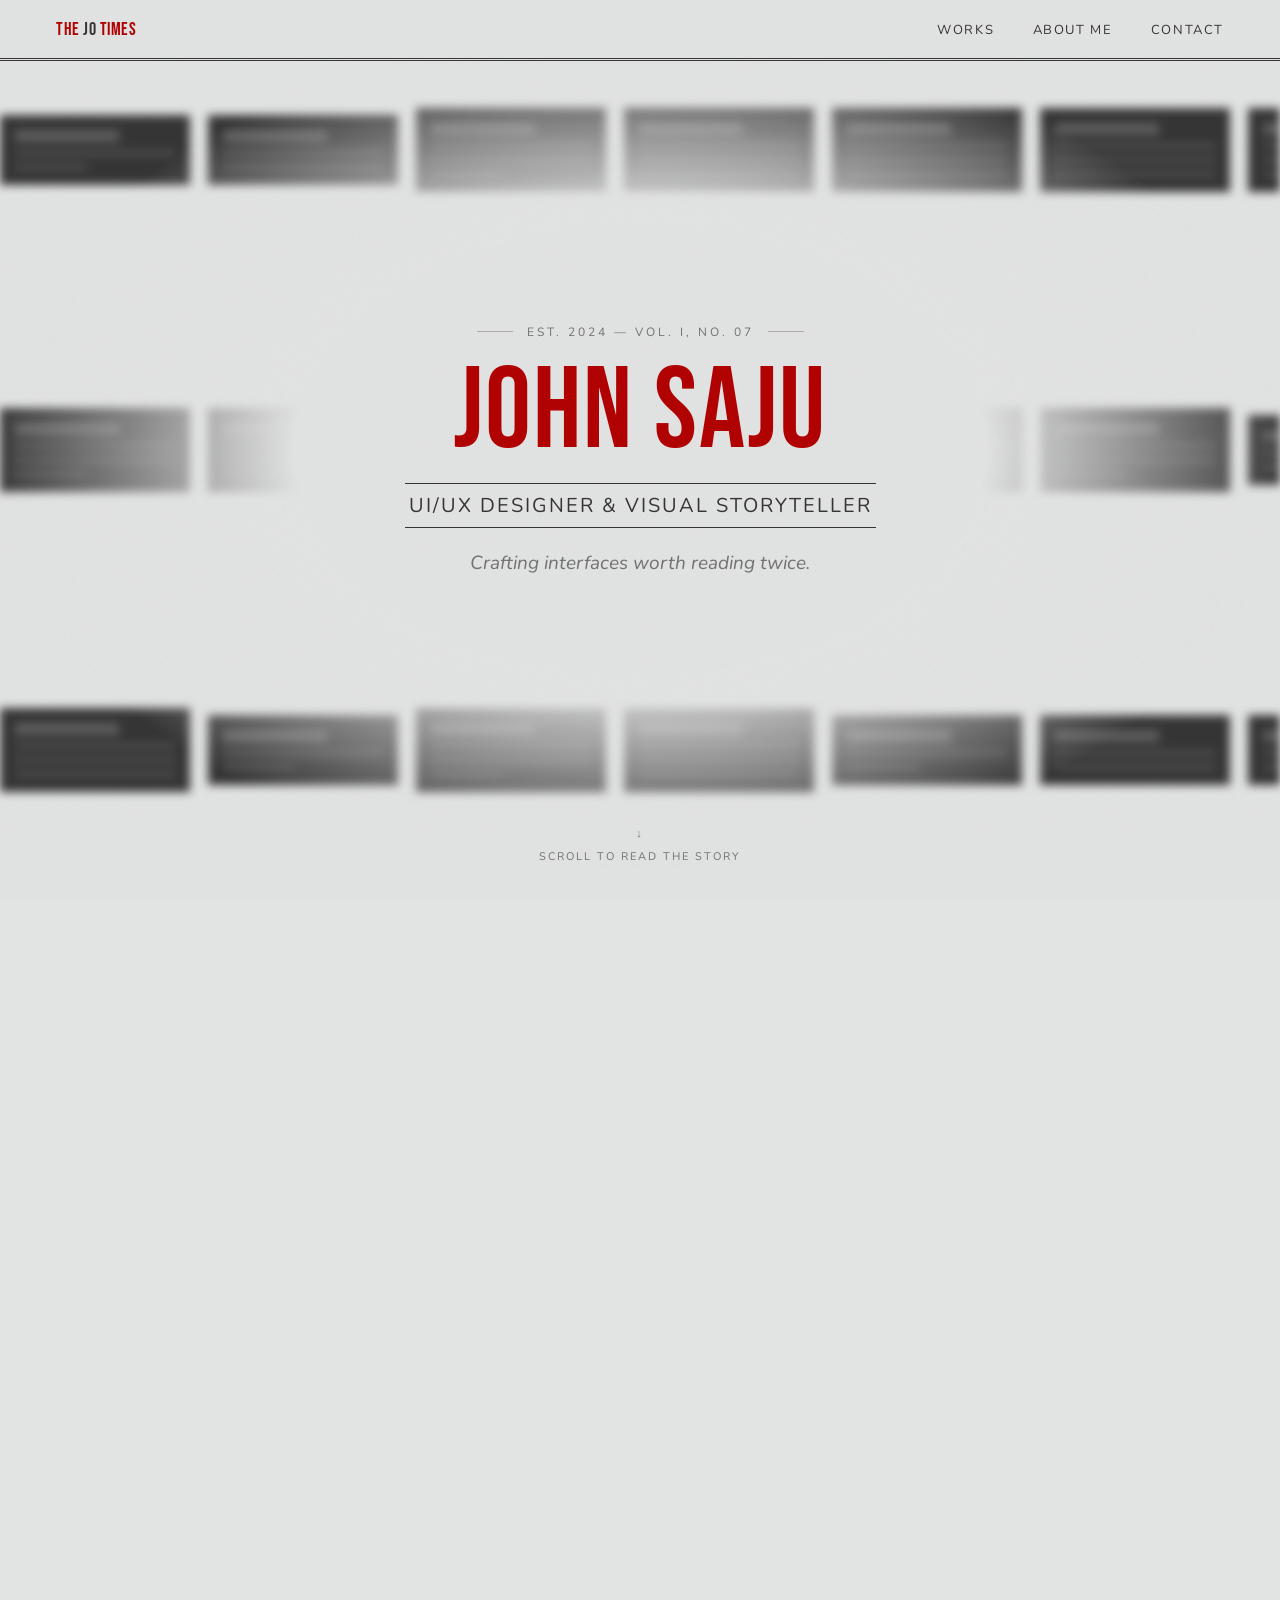
<file: index.html>
<!DOCTYPE html>
<html lang="en">
<head>
<meta charset="UTF-8">
<meta name="viewport" content="width=device-width, initial-scale=1.0">
<title>The Design Times — UI/UX Portfolio</title>
<link rel="preconnect" href="https://fonts.googleapis.com">
<link rel="preconnect" href="https://fonts.gstatic.com" crossorigin>
<link href="https://fonts.googleapis.com/css2?family=Bebas+Neue&family=Nunito:wght@400&display=swap" rel="stylesheet">

<link rel="stylesheet" href="styles.css">
</head>
<body>

<div class="grain-overlay"></div>

<nav class="masthead-nav" id="masthead-nav">
  <div class="nav-mark" id="nav-mark">THE <span>DESIGN</span> TIMES</div>
  <ul class="nav-links">
    <li><a href="#" data-target="works">Works</a></li>
    <li><a href="#" data-target="about">About Me</a></li>
    <li><a href="#" data-target="contact">Contact</a></li>
  </ul>
</nav>

<!-- scroll length only; the visible content lives in .stage below -->
<div class="stage-spacer" id="stage-spacer"></div>

<div class="stage" id="stage">

  <header class="screen" id="screen-hero" data-i="0">
    <div class="hero-marquee" aria-hidden="true">
      <div class="marquee-row dir-left"><div class="marquee-track" id="marquee-row-1" style="animation-duration:38s;"></div></div>
      <div class="marquee-row dir-right"><div class="marquee-track" id="marquee-row-2" style="animation-duration:52s;"></div></div>
      <div class="marquee-row dir-left"><div class="marquee-track" id="marquee-row-3" style="animation-duration:33s;"></div></div>
    </div>
    <div class="hero-scrim" aria-hidden="true"></div>
    <div class="hero-content" id="hero-content">
      <div class="hero-kicker" id="hero-kicker">Est. 2024 — Vol. I</div>
      <h1 class="hero-title" id="hero-title">Name</h1>
      <div class="hero-role" id="hero-role">Role</div>
      <p class="hero-tagline" id="hero-tagline">Tagline</p>
    </div>
    <div class="scroll-cue" id="scroll-cue"><span>&#8595;</span>Scroll to read the story</div>
  </header>

  <section class="screen" id="screen-award" data-i="1">
    <div class="award-card article-card">
      <div class="award-ribbon" id="award-ribbon">Award</div>
      <div class="award-content">
        <div class="award-eyebrow" id="award-eyebrow">Breaking — Design News</div>
        <h2 class="award-headline" id="award-headline">Headline</h2>
        <div class="award-columns" id="award-columns"><!-- filled by JS --></div>
        <div class="award-more">
          <button class="read-more-btn" id="award-read-more">Read the Article</button>
        </div>
      </div>
      <figure class="award-image">
        <div class="award-image-frame">
          <img id="award-photo-img" alt="" style="display:none;">
          <div class="award-image-placeholder" id="award-photo-placeholder"></div>
        </div>
        <figcaption id="award-photo-caption"></figcaption>
      </figure>
    </div>
  </section>

  <main style="display:contents;">
    <section class="screen" id="screen-works" data-i="2">
      <div class="screen-inner">
        <div class="works-card article-card">
          <div class="works-content">
            <div class="award-eyebrow" id="works-eyebrow">Works</div>
            <h2 class="works-headline" id="works-headline">The Young Man's Best Works</h2>
            <p class="works-blurb" id="works-blurb"><!-- filled by JS --></p>
            <div class="works-more">
              <a class="read-more-btn" id="works-read-more" href="works.html">Read More</a>
            </div>
          </div>
          <figure class="works-image">
            <div class="works-image-frame">
              <img id="works-photo-img" alt="" style="display:none;">
              <div class="works-image-placeholder" id="works-photo-placeholder"></div>
            </div>
            <figcaption id="works-photo-caption"></figcaption>
          </figure>
        </div>
      </div>
    </section>

    <section class="screen" id="screen-about" data-i="3">
      <div class="screen-inner">
        <div class="article-card">
          <div class="section-eyebrow">Profile</div>
          <div class="section-title">About &amp; Expertise</div>
          <div class="section-rule"></div>
          <div class="skills-panel-inner">
            <div class="about-col">
              <div class="about-text" id="about-col"><!-- filled by JS --></div>
              <figure class="about-photo">
                <div class="about-photo-frame">
                  <img id="about-photo-img" alt="" style="display:none;">
                  <div class="about-photo-placeholder" id="about-photo-placeholder"></div>
                </div>
                <figcaption id="about-photo-caption"></figcaption>
              </figure>
            </div>
            <div class="skills-col" id="skills-col"><!-- filled by JS --></div>
          </div>
        </div>
      </div>
    </section>

    <section class="screen" id="screen-tools" data-i="4">
      <div class="screen-inner">
        <div class="article-card">
          <div class="section-eyebrow">Toolkit</div>
          <div class="section-title">Tools I Use</div>
          <div class="section-rule"></div>
          <div class="tools-grid" id="tools-grid"><!-- filled by JS --></div>
        </div>
      </div>
    </section>
  </main>

  <footer class="screen" id="screen-contact" data-i="5">
    <div class="screen-inner">
      <div class="article-card contact-card">
        <div class="contact-mark" id="contact-mark">The Design Times</div>
        <p class="contact-lede" id="contact-lede">Get in touch</p>
        <div class="contact-methods" id="contact-methods"><!-- filled by JS --></div>
        <div class="contact-socials" id="contact-socials"><!-- filled by JS --></div>
        <div class="fine-print" id="fine-print">&copy; Design Times</div>
      </div>
    </div>
  </footer>

</div>

<script src="config.js"></script>
<script>
/* ================================================================
   RENDER — builds the DOM from CONFIG (defined in config.js).
   No need to edit below unless you want to change structure/behaviour.
   ================================================================ */
document.getElementById('nav-mark').innerHTML = `THE <span>${CONFIG.maskheadShort}</span> TIMES`;
document.getElementById('hero-kicker').textContent = CONFIG.issueLine;
document.getElementById('hero-title').textContent = CONFIG.name;
document.getElementById('hero-role').textContent = CONFIG.role;
document.getElementById('hero-tagline').textContent = CONFIG.tagline;

// --- marquee background (blurred, decorative, behind hero text) ---
// Builds a strip of "article" placeholder cards for one row, then
// duplicates the strip once — that's what makes the infinite scroll
// loop seamlessly (translateX(-50%) lines up exactly with the start).
function buildMarqueeCard(){
  const lineCount = 2 + Math.floor(Math.random()*2);
  let inner = '<span class="mc-headline"></span>';
  for(let i=0;i<lineCount;i++){
    const short = (i === lineCount-1 && Math.random()>0.5) ? ' short' : '';
    inner += `<span class="mc-line${short}"></span>`;
  }
  return `<div class="marquee-card">${inner}</div>`;
}
function initHeroMarquee(){
  document.querySelectorAll('.marquee-track').forEach(track=>{
    let strip = '';
    for(let i=0;i<8;i++) strip += buildMarqueeCard();
    track.innerHTML = strip + strip; // duplicate for the seamless loop
  });
}
initHeroMarquee();

// --- award card ---
const A = CONFIG.award;
document.getElementById('award-ribbon').textContent = A.ribbon;
document.getElementById('award-eyebrow').textContent = A.eyebrow;
document.getElementById('award-headline').textContent = A.headline;
const awardCols = document.getElementById('award-columns');
awardCols.innerHTML = `
  <p><span class="award-dateline">${A.dateline}</span> ${A.excerpt}</p>
  <p class="no-cap">${A.excerpt2}</p>
`;
const readMoreBtn = document.getElementById('award-read-more');
let awardExpanded = false;
readMoreBtn.addEventListener('click', ()=>{
  awardExpanded = !awardExpanded;
  if(awardExpanded){
    const extra = document.createElement('div');
    extra.id = 'award-extra';
    extra.style.marginTop = '16px';
    extra.style.fontFamily = "var(--font-light)";
    extra.style.fontSize = '14px';
    extra.style.lineHeight = '1.6';
    extra.style.maxHeight = '30vh';
    extra.style.overflowY = 'auto';
    extra.innerHTML = A.fullText.map(p=>`<p style="margin-bottom:12px;">${p}</p>`).join('');
    document.querySelector('.award-content').insertBefore(extra, document.querySelector('.award-more'));
    readMoreBtn.textContent = 'Show Less';
  } else {
    const extra = document.getElementById('award-extra');
    if(extra) extra.remove();
    readMoreBtn.textContent = 'Read the Article';
  }
});

// --- award photo (uses a real photo if award.photo.url is set, otherwise a drawn placeholder) ---
const awardPhotoImg = document.getElementById('award-photo-img');
const awardPhotoPlaceholder = document.getElementById('award-photo-placeholder');
document.getElementById('award-photo-caption').textContent = A.photo.caption;
if(A.photo.url){
  awardPhotoImg.src = A.photo.url;
  awardPhotoImg.style.display = 'block';
  awardPhotoPlaceholder.style.display = 'none';
} else {
  awardPhotoPlaceholder.innerHTML = `
    <svg viewBox="0 0 100 125" xmlns="http://www.w3.org/2000/svg" style="width:100%;height:100%;">
      <rect width="100" height="125" fill="var(--muted)"/>
      <circle cx="50" cy="40" r="18" fill="none" stroke="var(--ink)" stroke-width="4" opacity="0.85"/>
      <path d="M40 56 L30 92 L50 82 L70 92 L60 56" fill="var(--ink)" opacity="0.85"/>
    </svg>`;
}

// --- works card (article layout; "Read More" links to works.html) ---
const W = CONFIG.works;
document.getElementById('works-eyebrow').textContent = W.eyebrow;
document.getElementById('works-headline').textContent = W.headline;
document.getElementById('works-blurb').textContent = W.blurb;

// --- works photo (uses a real photo if works.photo.url is set, otherwise a drawn placeholder) ---
const worksPhotoImg = document.getElementById('works-photo-img');
const worksPhotoPlaceholder = document.getElementById('works-photo-placeholder');
document.getElementById('works-photo-caption').textContent = W.photo.caption;
if(W.photo.url){
  worksPhotoImg.src = W.photo.url;
  worksPhotoImg.style.display = 'block';
  worksPhotoPlaceholder.style.display = 'none';
} else {
  worksPhotoPlaceholder.innerHTML = `
    <svg viewBox="0 0 100 125" xmlns="http://www.w3.org/2000/svg" style="width:100%;height:100%;">
      <rect width="100" height="125" fill="var(--muted)"/>
      <rect x="20" y="30" width="60" height="45" fill="none" stroke="var(--ink)" stroke-width="4" opacity="0.85"/>
      <circle cx="35" cy="45" r="6" fill="var(--ink)" opacity="0.85"/>
      <path d="M20 70 L42 52 L58 66 L80 46 L80 75 L20 75 Z" fill="var(--ink)" opacity="0.85"/>
    </svg>`;
}

// --- about + skills ---
document.getElementById('about-col').innerHTML = CONFIG.about.map(p=>`<p>${p}</p>`).join('');

// --- about photo (uses a real photo if aboutPhoto.url is set, otherwise a drawn placeholder) ---
const photoImg = document.getElementById('about-photo-img');
const photoPlaceholder = document.getElementById('about-photo-placeholder');
document.getElementById('about-photo-caption').textContent = CONFIG.aboutPhoto.caption;
if(CONFIG.aboutPhoto.url){
  photoImg.src = CONFIG.aboutPhoto.url;
  photoImg.style.display = 'block';
  photoPlaceholder.style.display = 'none';
} else {
  photoPlaceholder.innerHTML = `
    <svg viewBox="0 0 100 125" xmlns="http://www.w3.org/2000/svg" style="width:100%;height:100%;">
      <rect width="100" height="125" fill="var(--muted)"/>
      <circle cx="50" cy="46" r="22" fill="var(--ink)" opacity="0.85"/>
      <path d="M10 125 C10 90 30 76 50 76 C70 76 90 90 90 125 Z" fill="var(--ink)" opacity="0.85"/>
    </svg>`;
}
document.getElementById('skills-col').innerHTML = CONFIG.skills.map(g=>`
  <div class="skill-group">
    <h4>${g.name}</h4>
    <ul class="skill-items">${g.items.map(i=>`<li>${i}</li>`).join('')}</ul>
  </div>
`).join('');

// --- tools (monochrome icons — a geometric mark for Figma, Adobe-style
// two-letter monogram badges for the Adobe apps, all in the ink color) ---
function toolIcon(logo){
  if(logo === 'figma'){
    return `<svg viewBox="0 0 16 24" style="width:32px;height:48px;">
      <path d="M0,8 L0,4 A4,4 0 0 1 8,4 L8,8 Z"/>
      <rect x="0" y="8" width="8" height="8"/>
      <path d="M0,16 L8,16 L8,20 A4,4 0 0 1 0,20 Z"/>
      <circle cx="12" cy="12" r="4"/>
      <circle cx="12" cy="20" r="4"/>
    </svg>`;
  }
  const monograms = { photoshop:'Ps', premiere:'Pr', aftereffects:'Ae' };
  return `<div class="tool-monogram">${monograms[logo] || '?'}</div>`;
}
document.getElementById('tools-grid').innerHTML = CONFIG.tools.map(t=>`
  <div class="tool-card">
    <div class="tool-icon">${toolIcon(t.logo)}</div>
    <div class="tool-name">${t.name}</div>
  </div>
`).join('');

// --- contact / footer ---
const C = CONFIG.contact;
document.getElementById('contact-mark').textContent = CONFIG.maskheadShort ? `The ${CONFIG.maskheadShort} Times` : 'Get in Touch';
document.getElementById('contact-lede').textContent = C.lede;
document.getElementById('contact-methods').innerHTML = `
  <a href="mailto:${C.email}">${C.email}</a>
  ${C.phone ? `<span>${C.phone}</span>` : ''}
  <span>${C.location}</span>
`;
document.getElementById('contact-socials').innerHTML = C.socials.map(s=>`<a href="${s.url}">${s.label}</a>`).join('');
document.getElementById('fine-print').textContent = C.finePrint;

/* ================================================================
   CARD-STACK SCROLL ENGINE
   Screens are numbered 0..N (hero=0). Screen i (i>=1) glides up
   over screen i-1 as the user scrolls through segment
   [(i-1)*L, i*L] of total scroll, and simply stacks on top of it —
   every screen is fully opaque, so the one underneath is hidden
   just by being physically covered, no fade or blur involved.
   Scrolling back up runs the exact same math in reverse, so each
   screen glides back down off the stack in order.
   ================================================================ */
const stage = document.getElementById('stage');
const spacer = document.getElementById('stage-spacer');
const nav = document.getElementById('masthead-nav');
const scrollCue = document.getElementById('scroll-cue');
const screens = Array.from(document.querySelectorAll('.screen'))
  .sort((a,b)=> +a.dataset.i - +b.dataset.i);

function getStopLen(){
  return parseFloat(getComputedStyle(document.documentElement).getPropertyValue('--stop-vh')) * window.innerHeight;
}

function sizeSpacer(){
  const vh = window.innerHeight;
  const L = getStopLen();
  const transitions = screens.length - 1; // number of "glide in" transitions
  spacer.style.height = (transitions * L + vh) + 'px';
}
window.addEventListener('resize', sizeSpacer);
sizeSpacer();

const panelIndexMap = { works:2, about:3, contact:5 };
document.querySelectorAll('.nav-links a').forEach(link=>{
  link.addEventListener('click', (e)=>{
    e.preventDefault();
    const idx = panelIndexMap[link.dataset.target];
    const L = getStopLen();
    const maxScroll = Math.max(document.documentElement.scrollHeight - window.innerHeight, 0);
    const target = Math.min(idx * L, maxScroll);
    window.scrollTo({ top: target, behavior:'smooth' });
  });
});

function clamp01(v){ return Math.max(0, Math.min(1, v)); }

// Fast at the start, then eases off smoothly into place — no overshoot,
// no bounce, just a clean settle onto the stack.
function easeOutExpo(t){
  if(t <= 0) return 0;
  if(t >= 1) return 1;
  return 1 - Math.pow(2, -8 * t);
}

function updateStage(){
  const vh = window.innerHeight;
  const L = getStopLen();
  const localScroll = window.scrollY;

  screens.forEach((screen, i)=>{
    let p; // own "glide in" progress, 0..1 (raw scroll fraction)
    if(i === 0){
      p = 1; // hero is present from the start
    } else {
      const s = localScroll - (i-1)*L;
      p = clamp01(s / L);
    }
    const eased = easeOutExpo(p); // fast in, smooth settle — see easeOutExpo above
    const translateY = (1 - eased) * 100;
    const scaleEnter = 0.96 + 0.04 * eased; // a touch of pop as it settles into the stack

    screen.style.transform = `translate(-50%,-50%) translateY(${translateY}%) scale(${scaleEnter})`;
    screen.style.opacity = 1; // fully opaque — it simply stacks on top, no fading
    screen.style.zIndex = i + 1;

    // only the screen that has fully arrived (and isn't yet covered by
    // the next one) should be clickable
    let q = 0;
    if(i < screens.length - 1){
      const sNext = localScroll - i*L;
      q = clamp01(sNext / L);
    }
    screen.style.pointerEvents = (p > 0.6 && q < 0.4) ? 'auto' : 'none';
  });

  // hero scroll cue fades as the award screen starts covering it
  const heroQ = screens.length > 1 ? clamp01(localScroll / L) : 0;
  scrollCue.style.opacity = 1 - heroQ;

  nav.classList.toggle('scrolled', window.scrollY > 10);
}

function animate(){
  requestAnimationFrame(animate);
  updateStage();
}
requestAnimationFrame(animate);
</script>
</body>
</html>
</file>
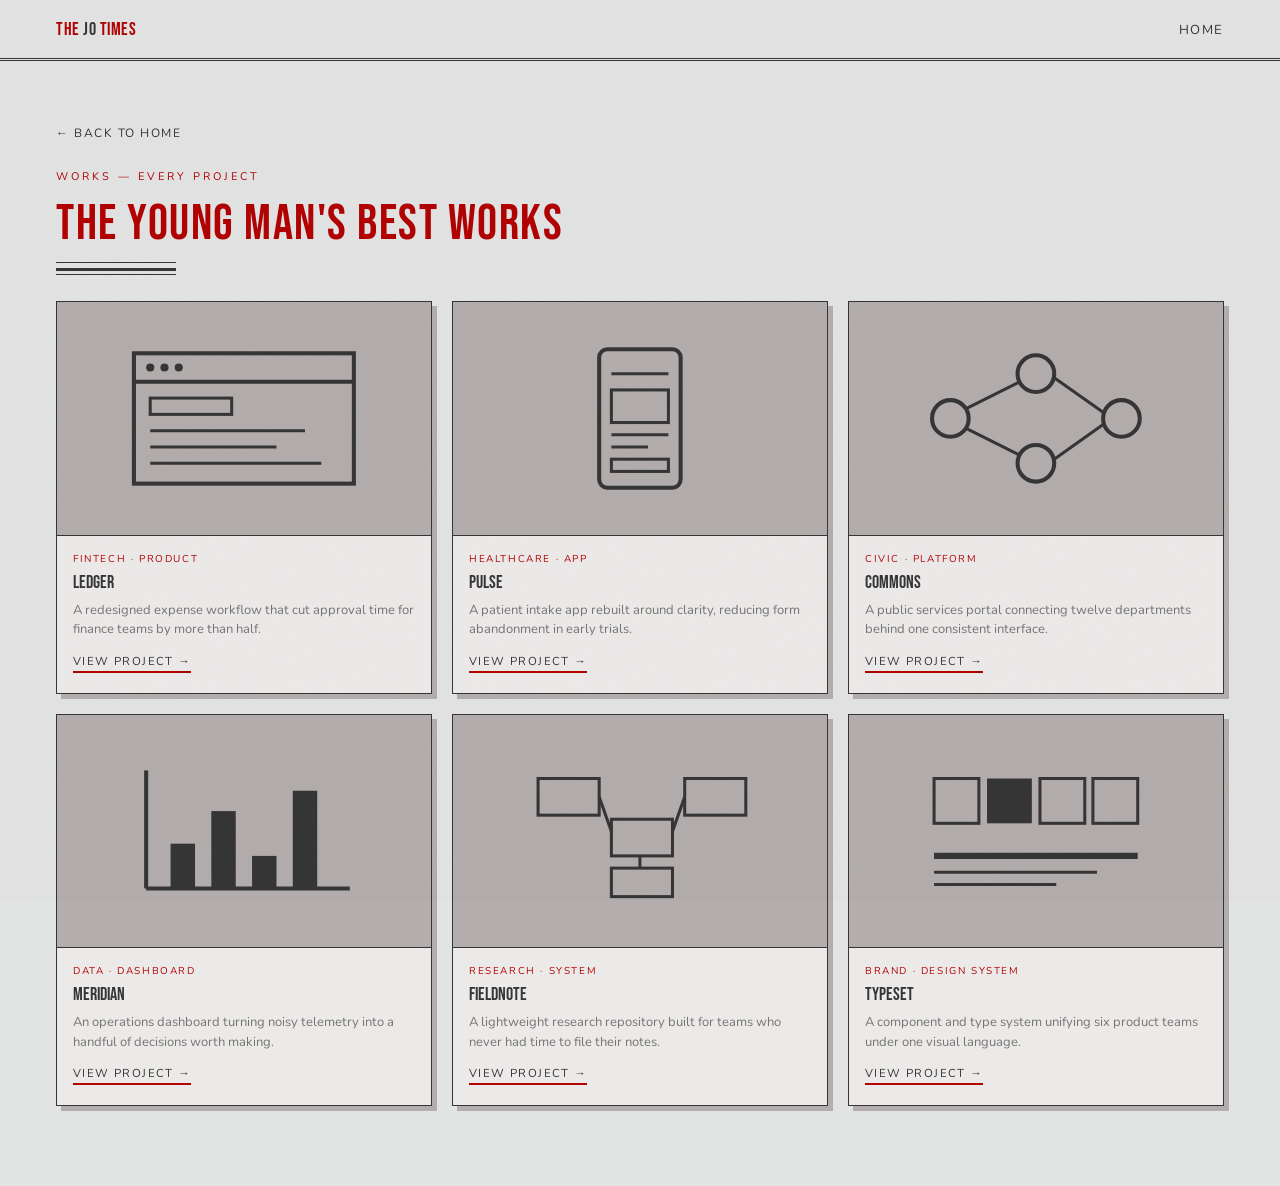
<file: works.html>
<!DOCTYPE html>
<html lang="en">
<head>
<meta charset="UTF-8">
<meta name="viewport" content="width=device-width, initial-scale=1.0">
<title>All Works — The Design Times</title>
<link rel="preconnect" href="https://fonts.googleapis.com">
<link rel="preconnect" href="https://fonts.gstatic.com" crossorigin>
<link href="https://fonts.googleapis.com/css2?family=Bebas+Neue&family=Nunito:wght@400&display=swap" rel="stylesheet">
<link rel="stylesheet" href="styles.css">
</head>
<body>

<div class="grain-overlay"></div>

<nav class="masthead-nav" id="masthead-nav">
  <div class="nav-mark" id="nav-mark">THE <span>DESIGN</span> TIMES</div>
  <ul class="nav-links">
    <li><a href="index.html">Home</a></li>
  </ul>
</nav>

<main class="static-page">
  <div class="static-page-inner">
    <a class="back-link" href="index.html">&larr; Back to Home</a>

    <div class="section-eyebrow">Works — Every Project</div>
    <div class="section-title" id="works-page-title">All Works</div>
    <div class="section-rule"></div>

    <div class="projects-grid" id="projects-grid"><!-- filled by JS --></div>
  </div>
</main>

<script src="config.js"></script>
<script>
document.getElementById('nav-mark').innerHTML = `THE <span>${CONFIG.maskheadShort}</span> TIMES`;
document.getElementById('works-page-title').textContent = CONFIG.works.headline;

// --- project diagrams (simple wireframe-style SVGs using ink/muted) ---
function projectSVG(kind){
  const ink = 'var(--ink)';
  const wrap = (inner)=>`<svg viewBox="0 0 120 80" fill="none" xmlns="http://www.w3.org/2000/svg">${inner}</svg>`;
  switch(kind){
    case 'browser':
      return wrap(`<rect x="6" y="8" width="108" height="64" stroke="${ink}" stroke-width="2"/>
        <line x1="6" y1="22" x2="114" y2="22" stroke="${ink}" stroke-width="2"/>
        <circle cx="14" cy="15" r="2" fill="${ink}"/><circle cx="21" cy="15" r="2" fill="${ink}"/><circle cx="28" cy="15" r="2" fill="${ink}"/>
        <rect x="14" y="30" width="40" height="8" stroke="${ink}" stroke-width="1.5"/>
        <line x1="14" y1="46" x2="90" y2="46" stroke="${ink}" stroke-width="1.5"/>
        <line x1="14" y1="54" x2="76" y2="54" stroke="${ink}" stroke-width="1.5"/>
        <line x1="14" y1="62" x2="98" y2="62" stroke="${ink}" stroke-width="1.5"/>`);
    case 'mobile':
      return wrap(`<rect x="40" y="6" width="40" height="68" rx="4" stroke="${ink}" stroke-width="2"/>
        <line x1="46" y1="18" x2="74" y2="18" stroke="${ink}" stroke-width="1.5"/>
        <rect x="46" y="26" width="28" height="16" stroke="${ink}" stroke-width="1.5"/>
        <line x1="46" y1="48" x2="74" y2="48" stroke="${ink}" stroke-width="1.5"/>
        <line x1="46" y1="54" x2="64" y2="54" stroke="${ink}" stroke-width="1.5"/>
        <rect x="46" y="60" width="28" height="6" stroke="${ink}" stroke-width="1.5"/>`);
    case 'flow':
      return wrap(`<circle cx="18" cy="40" r="9" stroke="${ink}" stroke-width="2"/>
        <circle cx="60" cy="18" r="9" stroke="${ink}" stroke-width="2"/>
        <circle cx="60" cy="62" r="9" stroke="${ink}" stroke-width="2"/>
        <circle cx="102" cy="40" r="9" stroke="${ink}" stroke-width="2"/>
        <line x1="26" y1="35" x2="52" y2="22" stroke="${ink}" stroke-width="1.5"/>
        <line x1="26" y1="45" x2="52" y2="58" stroke="${ink}" stroke-width="1.5"/>
        <line x1="69" y1="20" x2="93" y2="37" stroke="${ink}" stroke-width="1.5"/>
        <line x1="69" y1="60" x2="93" y2="43" stroke="${ink}" stroke-width="1.5"/>`);
    case 'chart':
      return wrap(`<line x1="12" y1="68" x2="112" y2="68" stroke="${ink}" stroke-width="2"/>
        <line x1="12" y1="10" x2="12" y2="68" stroke="${ink}" stroke-width="2"/>
        <rect x="24" y="46" width="12" height="22" fill="${ink}"/>
        <rect x="44" y="30" width="12" height="38" fill="${ink}"/>
        <rect x="64" y="52" width="12" height="16" fill="${ink}"/>
        <rect x="84" y="20" width="12" height="48" fill="${ink}"/>`);
    case 'nodes':
      return wrap(`<rect x="10" y="14" width="30" height="18" stroke="${ink}" stroke-width="1.5"/>
        <rect x="46" y="34" width="30" height="18" stroke="${ink}" stroke-width="1.5"/>
        <rect x="82" y="14" width="30" height="18" stroke="${ink}" stroke-width="1.5"/>
        <rect x="46" y="58" width="30" height="14" stroke="${ink}" stroke-width="1.5"/>
        <line x1="40" y1="23" x2="46" y2="40" stroke="${ink}" stroke-width="1.5"/>
        <line x1="82" y1="23" x2="76" y2="40" stroke="${ink}" stroke-width="1.5"/>
        <line x1="60" y1="52" x2="60" y2="58" stroke="${ink}" stroke-width="1.5"/>`);
    case 'swatch':
      return wrap(`<rect x="10" y="14" width="22" height="22" stroke="${ink}" stroke-width="1.5"/>
        <rect x="36" y="14" width="22" height="22" fill="${ink}"/>
        <rect x="62" y="14" width="22" height="22" stroke="${ink}" stroke-width="1.5"/>
        <rect x="88" y="14" width="22" height="22" stroke="${ink}" stroke-width="1.5"/>
        <line x1="10" y1="52" x2="110" y2="52" stroke="${ink}" stroke-width="3"/>
        <line x1="10" y1="60" x2="90" y2="60" stroke="${ink}" stroke-width="1.5"/>
        <line x1="10" y1="66" x2="70" y2="66" stroke="${ink}" stroke-width="1.5"/>`);
    default: return wrap('');
  }
}

const grid = document.getElementById('projects-grid');
grid.innerHTML = CONFIG.projects.map(p=>`
  <div class="project-card">
    <div class="project-thumb">${projectSVG(p.diagram)}</div>
    <div class="project-body">
      <div class="project-tag">${p.tag}</div>
      <div class="project-title">${p.title}</div>
      <div class="project-blurb">${p.blurb}</div>
      <a class="project-btn" href="#">View Project &rarr;</a>
    </div>
  </div>
`).join('');

// subtle 3D tilt on project cards
document.querySelectorAll('.project-card').forEach(card=>{
  card.addEventListener('mousemove', (e)=>{
    const r = card.getBoundingClientRect();
    const x = (e.clientX - r.left)/r.width - 0.5;
    const y = (e.clientY - r.top)/r.height - 0.5;
    card.style.transform = `rotateY(${x*8}deg) rotateX(${-y*8}deg) translateY(-2px)`;
  });
  card.addEventListener('mouseleave', ()=>{ card.style.transform = ''; });
});

// nav shadow on scroll, to match the home page's masthead behavior
window.addEventListener('scroll', ()=>{
  document.getElementById('masthead-nav').classList.toggle('scrolled', window.scrollY > 10);
});
</script>
</body>
</html>
</file>
<file: styles.css>
/* ============================================================
   EDITABLE DESIGN TOKENS — change colors / fonts / spacing here
   ============================================================ */
:root{
  --bg:            #E2E3E3;  /* page background — "newsprint" grey-white   */
  --accent:        #B20202;  /* masthead red — headers & hero title        */
  --ink:           #363536;  /* icons, diagrams, primary body ink          */
  --muted:         #B3ADAD;  /* newspaper texture / rules / paper shading  */
  --paper:         #eceae9;  /* card paper tone (bg + muted blend)         */
  --ink-soft:      rgba(54,53,54,0.65);

  --font-black:  'Bebas Neue', 'Helvetica Neue', Arial, sans-serif;  /* headers/titles */
  --font-medium: 'Nunito', 'Helvetica Neue', Arial, sans-serif;      /* sub-headings   */
  --font-light:  'Nunito', 'Helvetica Neue', Arial, sans-serif;      /* body copy      */
  --w-black:  400;
  --w-medium: 400;
  --w-light:  400;

  /* how many viewport-heights of scroll it takes to fully bring in the
     NEXT screen. Kept at or under 2, per design spec. */
  --stop-vh: 2;
}

*{ box-sizing:border-box; margin:0; padding:0; }
html,body{ height:100%; }
body{
  background:var(--bg);
  color:var(--ink);
  font-family:var(--font-light);
  font-weight:var(--w-light);
  overflow-x:hidden;
  -webkit-font-smoothing:antialiased;
  cursor:default;
}
::selection{ background:var(--accent); color:var(--bg); }

/* thin red scrollbar */
::-webkit-scrollbar{ width:10px; }
::-webkit-scrollbar-track{ background:var(--paper); }
::-webkit-scrollbar-thumb{ background:var(--accent); border:2px solid var(--paper); border-radius:6px; }

a{ color:inherit; text-decoration:none; }
button{ font-family:inherit; cursor:pointer; border:none; background:none; }
:focus-visible{ outline:2px solid var(--accent); outline-offset:3px; }

/* ---------- grain / newsprint overlay (sits above everything) ---------- */
.grain-overlay{
  position:fixed; inset:0; z-index:1500; pointer-events:none;
  opacity:0.05; mix-blend-mode:multiply;
  background-image:url("data:image/svg+xml,%3Csvg xmlns='http://www.w3.org/2000/svg' width='140' height='140'%3E%3Cfilter id='n'%3E%3CfeTurbulence type='fractalNoise' baseFrequency='0.9' numOctaves='2' stitchTiles='stitch'/%3E%3C/filter%3E%3Crect width='100%25' height='100%25' filter='url(%23n)'/%3E%3C/svg%3E");
}

/* ============================================================
   NAV / MASTHEAD — fixed above the whole stage
   ============================================================ */
.masthead-nav{
  position:fixed; top:0; left:0; width:100%; z-index:1000;
  display:flex; align-items:center; justify-content:space-between;
  padding:18px clamp(20px,5vw,56px);
  background:var(--bg);
  border-bottom:3px double var(--ink);
  transition:box-shadow .3s ease;
}
.masthead-nav.scrolled{ box-shadow:0 6px 14px rgba(0,0,0,0.12); }
.nav-mark{
  font-family:var(--font-black); font-weight:var(--w-black);
  font-size:clamp(14px,1.6vw,18px); letter-spacing:0.5px;
  color:var(--accent); text-transform:uppercase;
}
.nav-mark span{ color:var(--ink); }
.nav-links{ display:flex; gap:clamp(18px,3vw,42px); list-style:none; }
.nav-links a{
  font-family:var(--font-medium); font-weight:var(--w-medium);
  font-size:13px; letter-spacing:1.6px; text-transform:uppercase;
  color:var(--ink); position:relative; padding-bottom:4px;
}
.nav-links a::after{
  content:''; position:absolute; left:0; bottom:0; width:0; height:2px;
  background:var(--accent); transition:width .25s ease;
}
.nav-links a:hover::after{ width:100%; }

/* ============================================================
   SCROLL SPACER — its height is the only thing that makes the
   page scrollable; the stage itself is fixed on top of it.
   ============================================================ */
.stage-spacer{ width:100%; }

/* ============================================================
   STAGE — fixed full-viewport; holds every screen stacked on
   top of each other. Never itself moves.
   ============================================================ */
.stage{
  position:fixed; inset:0; width:100%; height:100vh;
  overflow:hidden; background:var(--bg);
}
.screen{
  position:absolute; top:50%; left:50%;
  width:100%; height:100%;
  display:flex; align-items:center; justify-content:center;
  will-change:transform, opacity;
  transform-origin:center center;
  background:var(--bg);
}

/* ---------- HERO SCREEN ---------- */
#screen-hero{ z-index:1; }

/* marquee backdrop — three rows of "article" cards scrolling sideways
   forever behind the hero text, alternating direction row to row.
   Purely decorative (aria-hidden), always blurred, dark charcoal only,
   never in the way of reading the title. */
.hero-marquee{
  position:absolute; inset:0; z-index:1;
  display:flex; flex-direction:column;
  overflow:hidden; pointer-events:none;
  filter:blur(5px);
}
.marquee-row{
  flex:1 1 33.333%; overflow:hidden; display:flex; align-items:center;
}
.marquee-track{
  display:flex; align-items:center; gap:18px; width:max-content;
  will-change:transform;
  animation:marqueeScroll linear infinite;
}
.marquee-row.dir-right .marquee-track{ animation-direction:reverse; }
@keyframes marqueeScroll{
  from{ transform:translateX(0); }
  to{ transform:translateX(-50%); }
}
.marquee-card{
  flex:0 0 auto; width:190px; height:74%;
  background:var(--ink); border:1px solid rgba(255,255,255,0.08);
  padding:14px; display:flex; flex-direction:column; gap:8px; justify-content:center;
}
.marquee-card .mc-headline{ display:block; height:12px; width:65%; background:rgba(255,255,255,0.2); }
.marquee-card .mc-line{ display:block; height:6px; width:100%; background:rgba(255,255,255,0.12); }
.marquee-card .mc-line.short{ width:45%; }

/* soft spotlight so the hero text always stays legible over the
   scrolling marquee, regardless of what's passing behind it */
.hero-scrim{
  position:absolute; inset:0; z-index:2; pointer-events:none;
  background:radial-gradient(ellipse 60% 55% at 50% 50%, var(--bg) 45%, rgba(226,227,227,0) 85%);
}

.hero-content{
  position:relative; z-index:3; text-align:center; max-width:900px; padding:0 24px;
  display:flex; flex-direction:column; align-items:center; justify-content:center;
}
.hero-kicker{
  font-family:var(--font-medium); font-weight:var(--w-medium);
  font-size:12px; letter-spacing:3px; text-transform:uppercase;
  color:var(--ink-soft); margin-bottom:18px;
  display:flex; align-items:center; justify-content:center; gap:14px;
}
.hero-kicker::before, .hero-kicker::after{ content:''; width:36px; height:1px; background:var(--muted); }
.hero-title{
  font-family:var(--font-black); font-weight:var(--w-black);
  color:var(--accent);
  font-size:clamp(48px,9vw,124px); line-height:0.95; letter-spacing:2px;
  text-transform:uppercase;
}
.hero-role{
  font-family:var(--font-medium); font-weight:var(--w-medium);
  font-size:clamp(14px,2vw,20px); letter-spacing:2px; text-transform:uppercase;
  color:var(--ink); margin-top:16px;
  border-top:1px solid var(--ink); border-bottom:1px solid var(--ink);
  display:inline-block; padding:8px 4px;
}
.hero-tagline{
  font-family:var(--font-light); font-weight:var(--w-light);
  font-size:clamp(15px,1.6vw,19px); color:var(--ink-soft);
  margin-top:22px; font-style:italic;
}
.scroll-cue{
  position:absolute; bottom:36px; left:50%; transform:translateX(-50%);
  font-family:var(--font-medium); font-size:11px; letter-spacing:2px; text-transform:uppercase;
  color:var(--ink-soft); display:flex; flex-direction:column; align-items:center; gap:8px;
  z-index:3;
}
.scroll-cue span{ display:inline-block; animation:bob 1.8s ease-in-out infinite; }
@keyframes bob{ 0%,100%{ transform:translateY(0);} 50%{ transform:translateY(8px);} }

/* shared section heading style used inside screens */
.section-eyebrow{
  font-family:var(--font-medium); font-weight:var(--w-medium);
  font-size:11px; letter-spacing:3px; text-transform:uppercase;
  color:var(--accent); margin-bottom:10px; text-align:left;
}
.section-title{
  font-family:var(--font-black); font-weight:var(--w-black);
  color:var(--accent); text-transform:uppercase; text-align:left;
  font-size:clamp(28px,4.6vw,50px); letter-spacing:1.5px; margin-bottom:6px;
}
.section-rule{
  width:120px; height:3px; background:var(--ink); margin:14px 0 30px;
  position:relative;
}
.section-rule::before,.section-rule::after{
  content:''; position:absolute; top:-4px; width:100%; height:1px; background:var(--ink);
}
.section-rule::before{ top:-6px; } .section-rule::after{ top:6px; }

.screen-inner{ width:min(92%,1180px); max-height:88vh; overflow-y:auto; padding:0 4px; }

/* ---------- ARTICLE CARD — shared "clipping" chrome used by every
   section: paper background, ink border, offset back-shadow. ---------- */
.article-card{
  background:var(--paper);
  border:1px solid var(--ink);
  box-shadow:10px 10px 0 var(--muted);
  padding:clamp(22px,4.4vw,48px);
  position:relative;
}

/* ---------- AWARD SCREEN ---------- */
.award-card{
  max-width:900px; margin:0 auto;
  display:grid; grid-template-columns:1.3fr 1fr; gap:clamp(20px,4vw,40px);
  align-items:center;
}
.award-ribbon{
  position:absolute; top:-14px; right:24px;
  background:var(--accent); color:var(--bg);
  font-family:var(--font-medium); font-weight:var(--w-medium);
  font-size:11px; letter-spacing:2px; text-transform:uppercase;
  padding:6px 14px;
}
.award-eyebrow{
  font-family:var(--font-medium); font-weight:var(--w-medium);
  font-size:11px; letter-spacing:2px; text-transform:uppercase; color:var(--ink-soft);
  border-bottom:1px solid var(--ink); border-top:1px solid var(--ink);
  padding:6px 0; margin-bottom:16px; text-align:left;
}
.award-headline{
  font-family:var(--font-black); font-weight:var(--w-black);
  color:var(--accent); font-size:clamp(22px,3.1vw,33px); line-height:1.15;
  text-align:left; margin-bottom:16px; text-transform:uppercase;
}
.award-columns{
  font-size:14.5px; line-height:1.6; color:var(--ink);
  font-family:var(--font-light); font-weight:var(--w-light);
}
.award-columns p::first-letter{
  font-family:var(--font-black); font-weight:var(--w-black);
  font-size:2.4em; float:left; line-height:0.8; padding-right:6px; color:var(--accent);
}
.award-columns .no-cap::first-letter{ all:unset; }
.award-dateline{ font-weight:var(--w-medium); font-family:var(--font-medium); color:var(--ink); }
.award-more{ margin-top:18px; text-align:left; }
.award-image{ text-align:center; }
.award-image-frame{
  background:var(--muted); border:2px solid var(--ink);
  padding:6px; transform:rotate(-2deg);
  box-shadow:6px 6px 0 var(--bg), 6px 6px 0 1px var(--ink);
  aspect-ratio:4/5; display:flex; align-items:center; justify-content:center;
  overflow:hidden;
}
.award-image-frame img{ width:100%; height:100%; object-fit:cover; filter:grayscale(1) contrast(1.1); }
.award-image-placeholder{ width:100%; height:100%; }
.award-image figcaption{
  margin-top:10px; font-family:var(--font-medium); font-weight:var(--w-medium);
  font-size:10px; letter-spacing:1px; text-transform:uppercase; color:var(--ink-soft);
}
.read-more-btn{
  display:inline-block;
  font-family:var(--font-medium); font-weight:var(--w-medium);
  font-size:12px; letter-spacing:1.5px; text-transform:uppercase;
  color:var(--bg); background:var(--ink);
  padding:11px 28px; transition:background .2s ease, transform .2s ease;
}
.read-more-btn:hover{ background:var(--accent); transform:translateY(-2px); }

/* ---------- WORKS SCREEN — article layout like the Award card, with
   a "Read More" that expands into the full projects grid ---------- */
.works-card{
  max-width:980px; margin:0 auto;
  display:grid; grid-template-columns:1fr 1.15fr; gap:clamp(20px,4vw,40px);
  align-items:center;
}
.works-headline{
  font-family:var(--font-black); font-weight:var(--w-black);
  color:var(--accent); font-size:clamp(22px,3.1vw,33px); line-height:1.15;
  text-align:left; margin-bottom:16px; text-transform:uppercase;
}
.works-blurb{
  font-family:var(--font-light); font-weight:var(--w-light);
  font-size:14.5px; line-height:1.65; color:var(--ink);
}
.works-more{ margin-top:18px; text-align:left; }
.works-image{ text-align:center; }
.works-image-frame{
  background:var(--muted); border:2px solid var(--ink);
  padding:6px; transform:rotate(1.5deg);
  box-shadow:7px 7px 0 var(--bg), 7px 7px 0 1px var(--ink);
  aspect-ratio:4/5; display:flex; align-items:center; justify-content:center;
  overflow:hidden;
}
.works-image-frame img{ width:100%; height:100%; object-fit:cover; filter:grayscale(1) contrast(1.1); }
.works-image-placeholder{ width:100%; height:100%; }
.works-image figcaption{
  margin-top:10px; font-family:var(--font-medium); font-weight:var(--w-medium);
  font-size:10px; letter-spacing:1px; text-transform:uppercase; color:var(--ink-soft);
}

/* ---------- PROJECTS GRID ---------- */
.projects-grid{
  display:grid; grid-template-columns:repeat(3,1fr); gap:20px;
  perspective:1000px;
}
.project-card{
  background:var(--paper); border:1px solid var(--ink);
  padding:0; display:flex; flex-direction:column;
  transition:transform .12s ease-out, box-shadow .12s ease-out;
  box-shadow:5px 5px 0 var(--muted);
  transform-style:preserve-3d;
}
.project-card:hover{ box-shadow:9px 9px 0 var(--muted); }
.project-thumb{
  width:100%; aspect-ratio:16/10; background:var(--muted);
  display:flex; align-items:center; justify-content:center;
  border-bottom:1px solid var(--ink);
}
.project-thumb svg{ width:70%; height:70%; }
.project-body{ padding:16px 16px 20px; display:flex; flex-direction:column; gap:7px; flex:1; }
.project-tag{
  font-family:var(--font-medium); font-weight:var(--w-medium);
  font-size:10px; letter-spacing:1.6px; text-transform:uppercase; color:var(--accent);
}
.project-title{
  font-family:var(--font-black); font-weight:var(--w-black);
  font-size:18px; color:var(--ink); text-transform:uppercase; line-height:1.15;
}
.project-blurb{
  font-family:var(--font-light); font-weight:var(--w-light);
  font-size:13px; line-height:1.5; color:var(--ink-soft); flex:1;
}
.project-btn{
  margin-top:6px; align-self:flex-start;
  font-family:var(--font-medium); font-weight:var(--w-medium);
  font-size:11.5px; letter-spacing:1.4px; text-transform:uppercase;
  color:var(--ink); border-bottom:2px solid var(--accent); padding-bottom:2px;
  transition:color .2s ease, letter-spacing .2s ease;
}
.project-btn:hover{ color:var(--accent); letter-spacing:2px; }

/* ---------- TOOLS GRID ---------- */
.tools-grid{
  display:grid; grid-template-columns:repeat(4,1fr); gap:20px;
}
.tool-card{
  background:var(--paper); border:1px solid var(--ink);
  box-shadow:5px 5px 0 var(--muted);
  padding:26px 14px; display:flex; flex-direction:column; align-items:center; gap:14px;
  transition:transform .12s ease-out, box-shadow .12s ease-out;
}
.tool-card:hover{ box-shadow:9px 9px 0 var(--muted); transform:translateY(-3px); }
.tool-icon{
  width:64px; height:64px;
  display:flex; align-items:center; justify-content:center;
}
.tool-icon svg{ fill:var(--ink); }
.tool-monogram{
  width:56px; height:56px; border:2px solid var(--ink); border-radius:10px;
  display:flex; align-items:center; justify-content:center;
  font-family:var(--font-black); font-weight:var(--w-black);
  font-size:19px; color:var(--ink); letter-spacing:0.5px;
}
.tool-name{
  font-family:var(--font-medium); font-weight:var(--w-medium);
  font-size:13px; letter-spacing:1px; text-transform:uppercase;
  color:var(--ink); text-align:center;
}

/* ---------- SKILLS / ABOUT SCREEN ---------- */
.skills-panel-inner{
  display:grid; grid-template-columns:1fr 1.3fr; gap:0;
  border-top:3px double var(--ink); border-bottom:3px double var(--ink);
}
.about-col{ padding:30px 30px 30px 4px; border-right:1px solid var(--ink); display:flex; gap:22px; align-items:flex-start; }
.about-text{ flex:1.5; min-width:0; }
.about-text p{
  font-family:var(--font-light); font-weight:var(--w-light);
  font-size:14px; line-height:1.7; color:var(--ink); margin-bottom:13px;
}
.about-photo{ flex:1; max-width:160px; text-align:center; }
.about-photo-frame{
  background:var(--muted); border:2px solid var(--ink);
  padding:6px; transform:rotate(2deg);
  box-shadow:6px 6px 0 var(--bg), 6px 6px 0 1px var(--ink);
  aspect-ratio:4/5; display:flex; align-items:center; justify-content:center;
  overflow:hidden;
}
.about-photo-frame img{ width:100%; height:100%; object-fit:cover; filter:grayscale(1) contrast(1.1); }
.about-photo-placeholder{ width:100%; height:100%; }
.about-photo figcaption{
  margin-top:10px; font-family:var(--font-medium); font-weight:var(--w-medium);
  font-size:10px; letter-spacing:1px; text-transform:uppercase; color:var(--ink-soft);
}
.skills-col{ padding:30px 4px 30px 30px; }
.skill-group{ margin-bottom:20px; }
.skill-group h4{
  font-family:var(--font-medium); font-weight:var(--w-medium);
  font-size:12px; letter-spacing:2px; text-transform:uppercase; color:var(--accent);
  margin-bottom:10px; padding-bottom:4px; border-bottom:1px solid var(--muted);
}
.skill-items{ list-style:none; display:flex; flex-wrap:wrap; gap:8px 10px; }
.skill-items li{
  font-family:var(--font-light); font-weight:var(--w-light);
  font-size:13px; color:var(--ink); position:relative; padding-left:14px;
}
.skill-items li::before{
  content:''; position:absolute; left:0; top:6px; width:7px; height:7px;
  background:var(--ink); transform:rotate(45deg);
}

/* ---------- CONTACT / FOOTER SCREEN ---------- */
.contact-card{
  max-width:640px; margin:0 auto; text-align:center;
}
.contact-mark{
  font-family:var(--font-black); font-weight:var(--w-black);
  font-size:14px; letter-spacing:1px; color:var(--accent); text-transform:uppercase;
  margin-bottom:6px;
}
.contact-lede{
  font-family:var(--font-light); font-weight:var(--w-light);
  font-size:15px; color:var(--ink-soft); max-width:460px; margin:0 auto 24px;
  line-height:1.6;
}
.contact-methods{
  display:flex; flex-wrap:wrap; justify-content:center; gap:12px 32px; margin-bottom:24px;
}
.contact-methods a, .contact-methods span{
  font-family:var(--font-medium); font-weight:var(--w-medium);
  font-size:14px; color:var(--ink); border-bottom:1px solid transparent;
  transition:border-color .2s ease, color .2s ease;
}
.contact-methods a:hover{ color:var(--accent); border-color:var(--accent); }
.contact-socials{ display:flex; justify-content:center; gap:22px; margin-bottom:24px; }
.contact-socials a{
  font-family:var(--font-medium); font-weight:var(--w-medium);
  font-size:11px; letter-spacing:1.6px; text-transform:uppercase; color:var(--ink-soft);
}
.contact-socials a:hover{ color:var(--accent); }
.fine-print{
  border-top:1px solid var(--ink); padding-top:14px; margin-top:4px;
  font-family:var(--font-light); font-weight:var(--w-light);
  font-size:11.5px; color:var(--ink-soft); letter-spacing:0.4px;
}

/* ---------- responsive ---------- */
@media (max-width:900px){
  .award-card{ grid-template-columns:1fr; }
  .award-image{ order:2; max-width:200px; margin:0 auto; }
  .works-card{ grid-template-columns:1fr; }
  .works-image{ order:2; max-width:220px; margin:0 auto; }
  .projects-grid{ grid-template-columns:repeat(2,1fr); }
  .tools-grid{ grid-template-columns:repeat(2,1fr); }
  .skills-panel-inner{ grid-template-columns:1fr; }
  .about-col{ border-right:none; border-bottom:1px solid var(--ink); flex-direction:column; }
  .about-photo{ max-width:140px; align-self:center; }
}
@media (max-width:560px){
  .nav-links{ gap:14px; }
  .nav-links a{ font-size:11px; letter-spacing:1px; }
  .projects-grid{ grid-template-columns:1fr; }
  .tools-grid{ grid-template-columns:1fr; }
}

@media (prefers-reduced-motion: reduce){
  .scroll-cue span{ animation:none; }
  .marquee-track{ animation:none; }
}

/* ============================================================
   STANDALONE PAGES — for pages like works.html that are normal,
   scrolling documents rather than the fixed-stage scroll-stack.
   ============================================================ */
.static-page{
  min-height:100vh;
  padding:calc(70px + 4vw) clamp(20px,5vw,56px) 80px;
}
.static-page-inner{ max-width:1240px; margin:0 auto; }
.back-link{
  display:inline-flex; align-items:center; gap:8px;
  font-family:var(--font-medium); font-weight:var(--w-medium);
  font-size:12px; letter-spacing:1.5px; text-transform:uppercase;
  color:var(--ink); margin-bottom:28px;
}
.back-link:hover{ color:var(--accent); }
</file>
